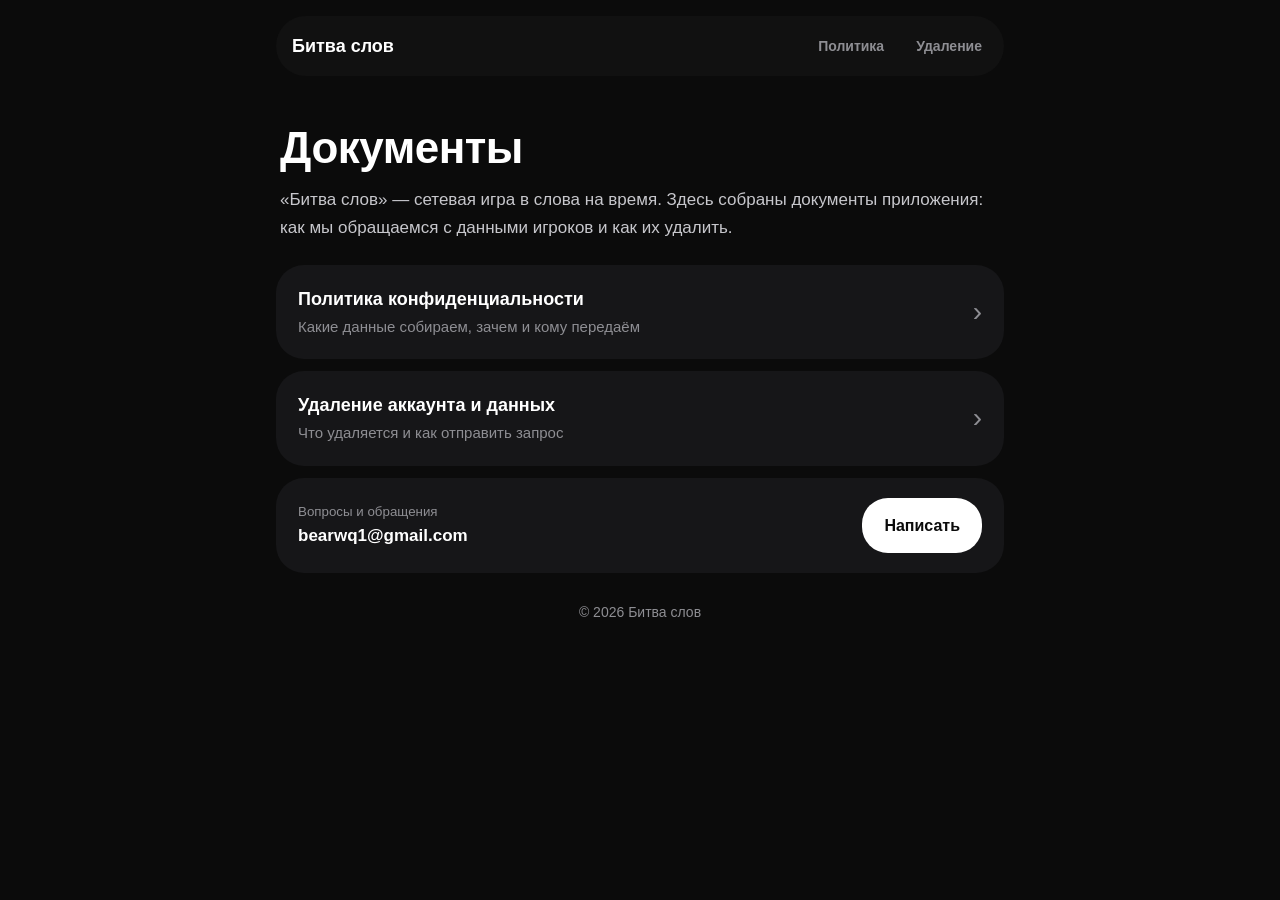
<file: index.html>
<!DOCTYPE html>
<html lang="ru">
<head>
  <meta charset="UTF-8" />
  <meta name="viewport" content="width=device-width, initial-scale=1.0" />
  <title>Битва слов</title>
  <meta http-equiv="refresh" content="0; url=./bitva-slov/" />
  <link rel="canonical" href="./bitva-slov/" />
</head>
<body style="background:#0b0b0b;color:#fff;font-family:sans-serif">
  <a href="./bitva-slov/" style="color:#fff">Битва слов — документы</a>
</body>
</html>
</file>
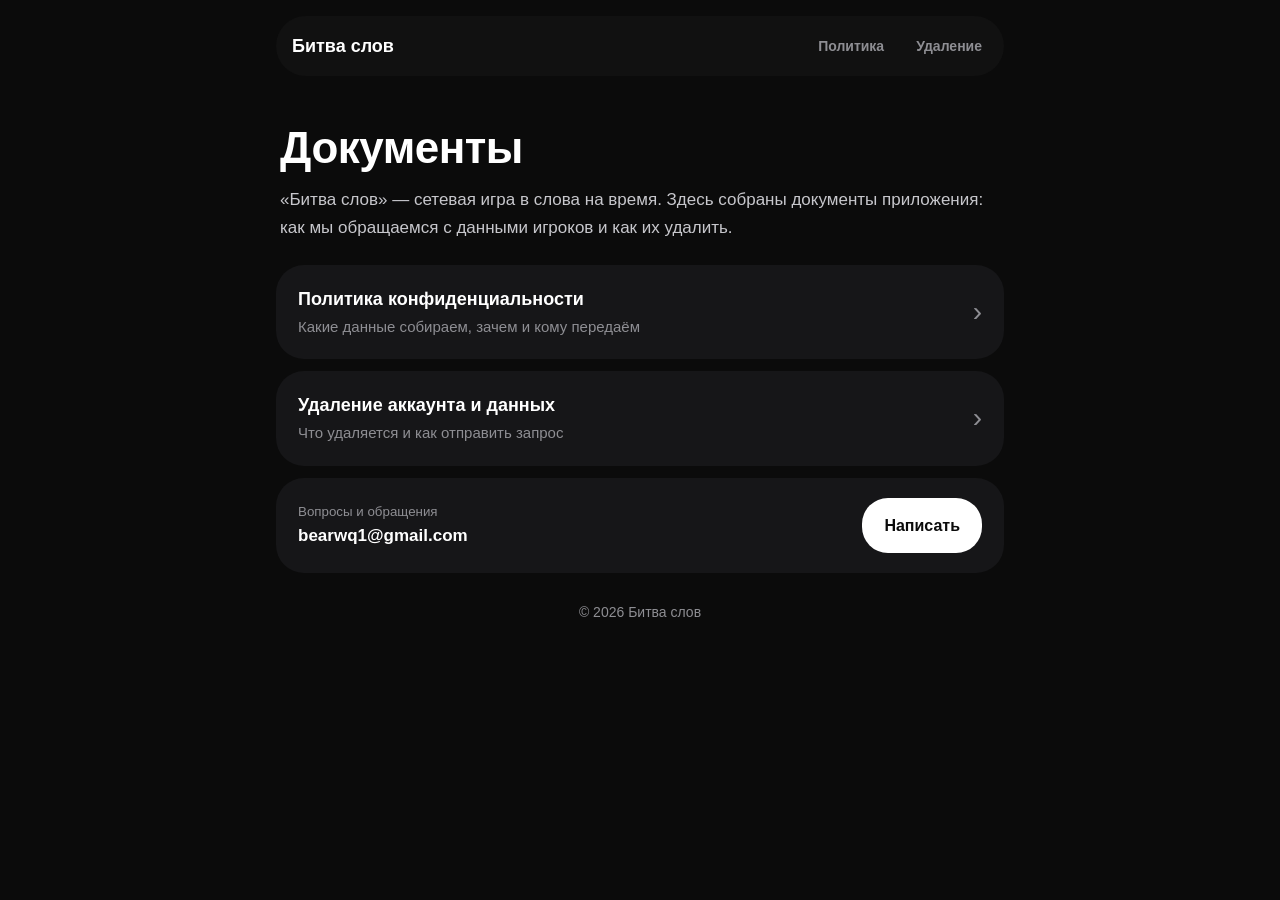
<file: bitva-slov/index.html>
<!DOCTYPE html>
<html lang="ru">
<head>
  <meta charset="UTF-8" />
  <meta name="viewport" content="width=device-width, initial-scale=1.0" />
  <title>Битва слов — документы</title>
  <meta name="description" content="Политика конфиденциальности, удаление данных и контакты разработчика игры «Битва слов»." />
  <meta name="theme-color" content="#0b0b0b" />
  <link rel="stylesheet" href="./assets/style.css" />
</head>
<body>
  <header class="top">
    <div class="wrap">
      <div class="bar">
        <a class="logo" href="./">Битва слов</a>
        <nav class="nav">
          <a href="privacy/">Политика</a>
          <a href="delete-account/">Удаление</a>
        </nav>
      </div>
    </div>
  </header>

  <main class="wrap">
    <div class="head">
      <h1>Документы</h1>
      <p class="lead">«Битва слов» — сетевая игра в слова на время. Здесь собраны документы приложения: как мы обращаемся с данными игроков и как их удалить.</p>
    </div>

    <div class="links">
      <a class="link" href="privacy/">
        <div>
          <b>Политика конфиденциальности</b>
          <span>Какие данные собираем, зачем и кому передаём</span>
        </div>
      </a>
      <a class="link" href="delete-account/">
        <div>
          <b>Удаление аккаунта и данных</b>
          <span>Что удаляется и как отправить запрос</span>
        </div>
      </a>
    </div>

    <div class="contact">
      <div>
        <small>Вопросы и обращения</small>
        <b>bearwq1@gmail.com</b>
      </div>
      <a class="btn" href="mailto:bearwq1@gmail.com">Написать</a>
    </div>
  </main>

  <footer class="foot">
    <div class="wrap">© 2026 Битва слов</div>
  </footer>
</body>
</html>
</file>
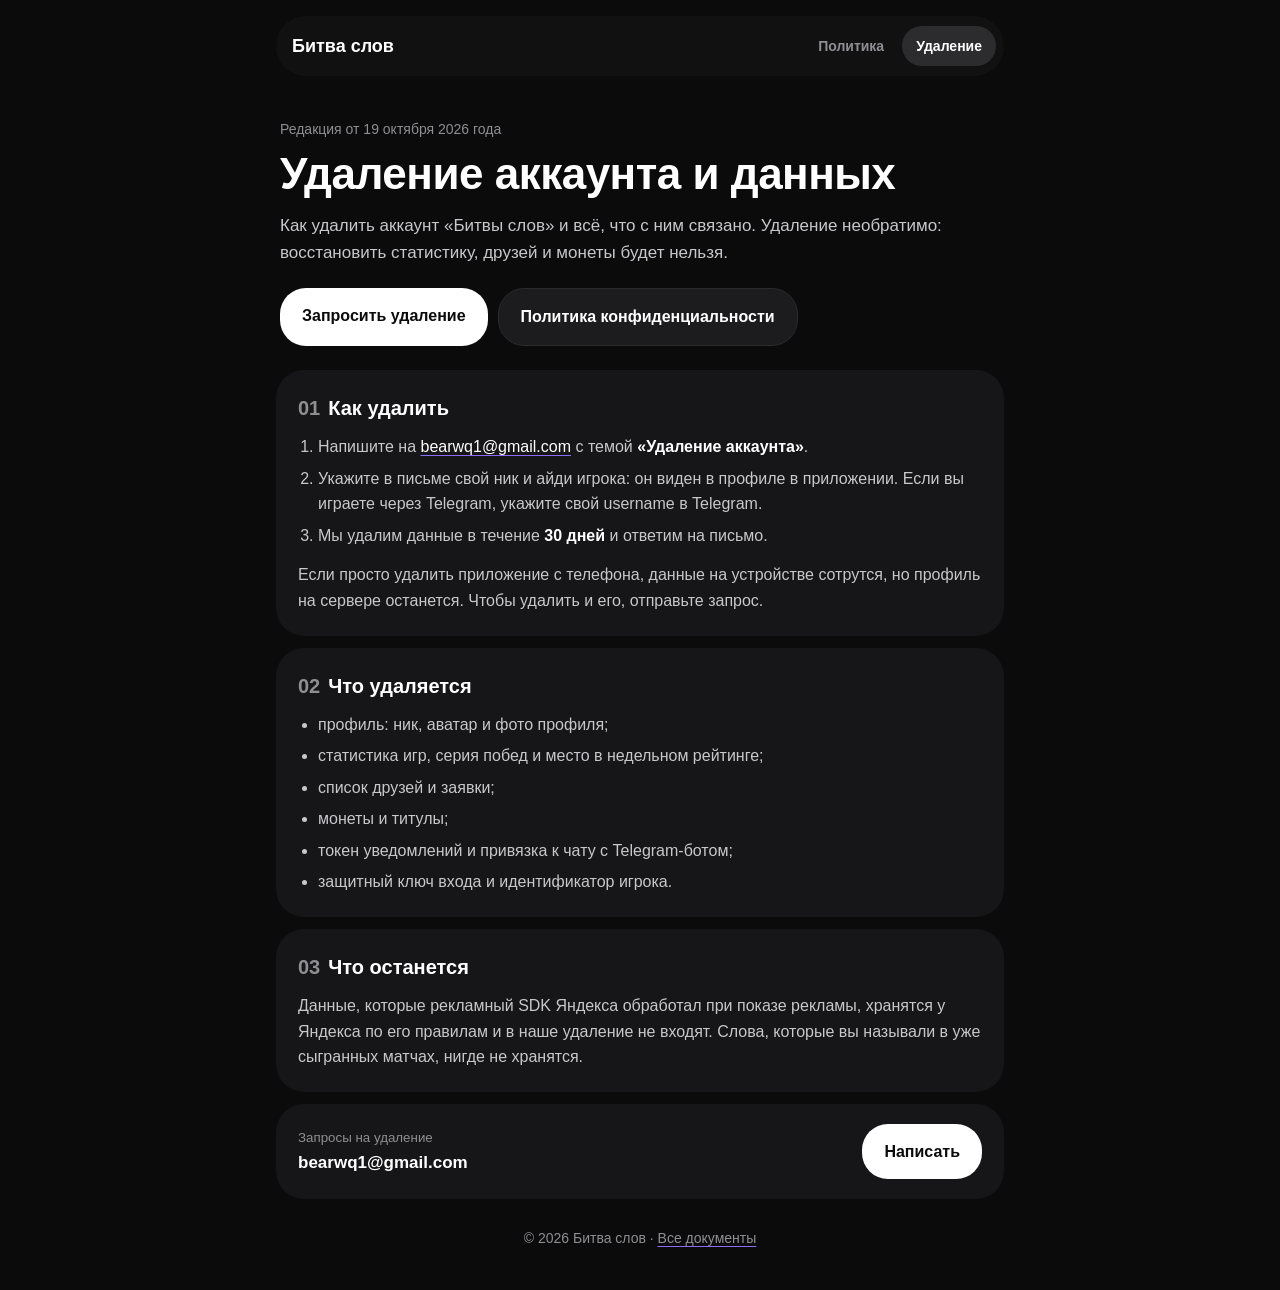
<file: bitva-slov/delete-account/index.html>
<!DOCTYPE html>
<html lang="ru">
<head>
  <meta charset="UTF-8" />
  <meta name="viewport" content="width=device-width, initial-scale=1.0" />
  <title>Удаление данных — Битва слов</title>
  <meta name="description" content="Как удалить аккаунт и связанные с ним данные приложения «Битва слов»." />
  <meta name="theme-color" content="#0b0b0b" />
  <link rel="stylesheet" href="../assets/style.css" />
</head>
<body>
  <header class="top">
    <div class="wrap">
      <div class="bar">
        <a class="logo" href="../">Битва слов</a>
        <nav class="nav">
          <a href="../privacy/">Политика</a>
          <a href="./" class="on">Удаление</a>
        </nav>
      </div>
    </div>
  </header>

  <main class="wrap">
    <div class="head">
      <span class="date">Редакция от 19 октября 2026 года</span>
      <h1>Удаление аккаунта и данных</h1>
      <p class="lead">Как удалить аккаунт «Битвы слов» и всё, что с ним связано. Удаление необратимо: восстановить статистику, друзей и монеты будет нельзя.</p>
      <div class="btns">
        <a class="btn" href="mailto:bearwq1@gmail.com?subject=%D0%A3%D0%B4%D0%B0%D0%BB%D0%B5%D0%BD%D0%B8%D0%B5%20%D0%B0%D0%BA%D0%BA%D0%B0%D1%83%D0%BD%D1%82%D0%B0">Запросить удаление</a>
        <a class="btn dark" href="../privacy/">Политика конфиденциальности</a>
      </div>
    </div>

    <div class="card">
      <h2><b>01</b>Как удалить</h2>
      <ol>
        <li>Напишите на <a href="mailto:bearwq1@gmail.com?subject=%D0%A3%D0%B4%D0%B0%D0%BB%D0%B5%D0%BD%D0%B8%D0%B5%20%D0%B0%D0%BA%D0%BA%D0%B0%D1%83%D0%BD%D1%82%D0%B0">bearwq1@gmail.com</a> с темой <strong>«Удаление аккаунта»</strong>.</li>
        <li>Укажите в письме свой ник и айди игрока: он виден в профиле в приложении. Если вы играете через Telegram, укажите свой username в Telegram.</li>
        <li>Мы удалим данные в течение <strong>30 дней</strong> и ответим на письмо.</li>
      </ol>
      <p>Если просто удалить приложение с телефона, данные на устройстве сотрутся, но профиль на сервере останется. Чтобы удалить и его, отправьте запрос.</p>
    </div>

    <div class="card">
      <h2><b>02</b>Что удаляется</h2>
      <ul>
        <li>профиль: ник, аватар и фото профиля;</li>
        <li>статистика игр, серия побед и место в недельном рейтинге;</li>
        <li>список друзей и заявки;</li>
        <li>монеты и титулы;</li>
        <li>токен уведомлений и привязка к чату с Telegram-ботом;</li>
        <li>защитный ключ входа и идентификатор игрока.</li>
      </ul>
    </div>

    <div class="card">
      <h2><b>03</b>Что останется</h2>
      <p>Данные, которые рекламный SDK Яндекса обработал при показе рекламы, хранятся у Яндекса по его правилам и в наше удаление не входят. Слова, которые вы называли в уже сыгранных матчах, нигде не хранятся.</p>
    </div>

    <div class="contact">
      <div>
        <small>Запросы на удаление</small>
        <b>bearwq1@gmail.com</b>
      </div>
      <a class="btn" href="mailto:bearwq1@gmail.com?subject=%D0%A3%D0%B4%D0%B0%D0%BB%D0%B5%D0%BD%D0%B8%D0%B5%20%D0%B0%D0%BA%D0%BA%D0%B0%D1%83%D0%BD%D1%82%D0%B0">Написать</a>
    </div>
  </main>

  <footer class="foot">
    <div class="wrap">© 2026 Битва слов · <a href="../">Все документы</a></div>
  </footer>
</body>
</html>
</file>
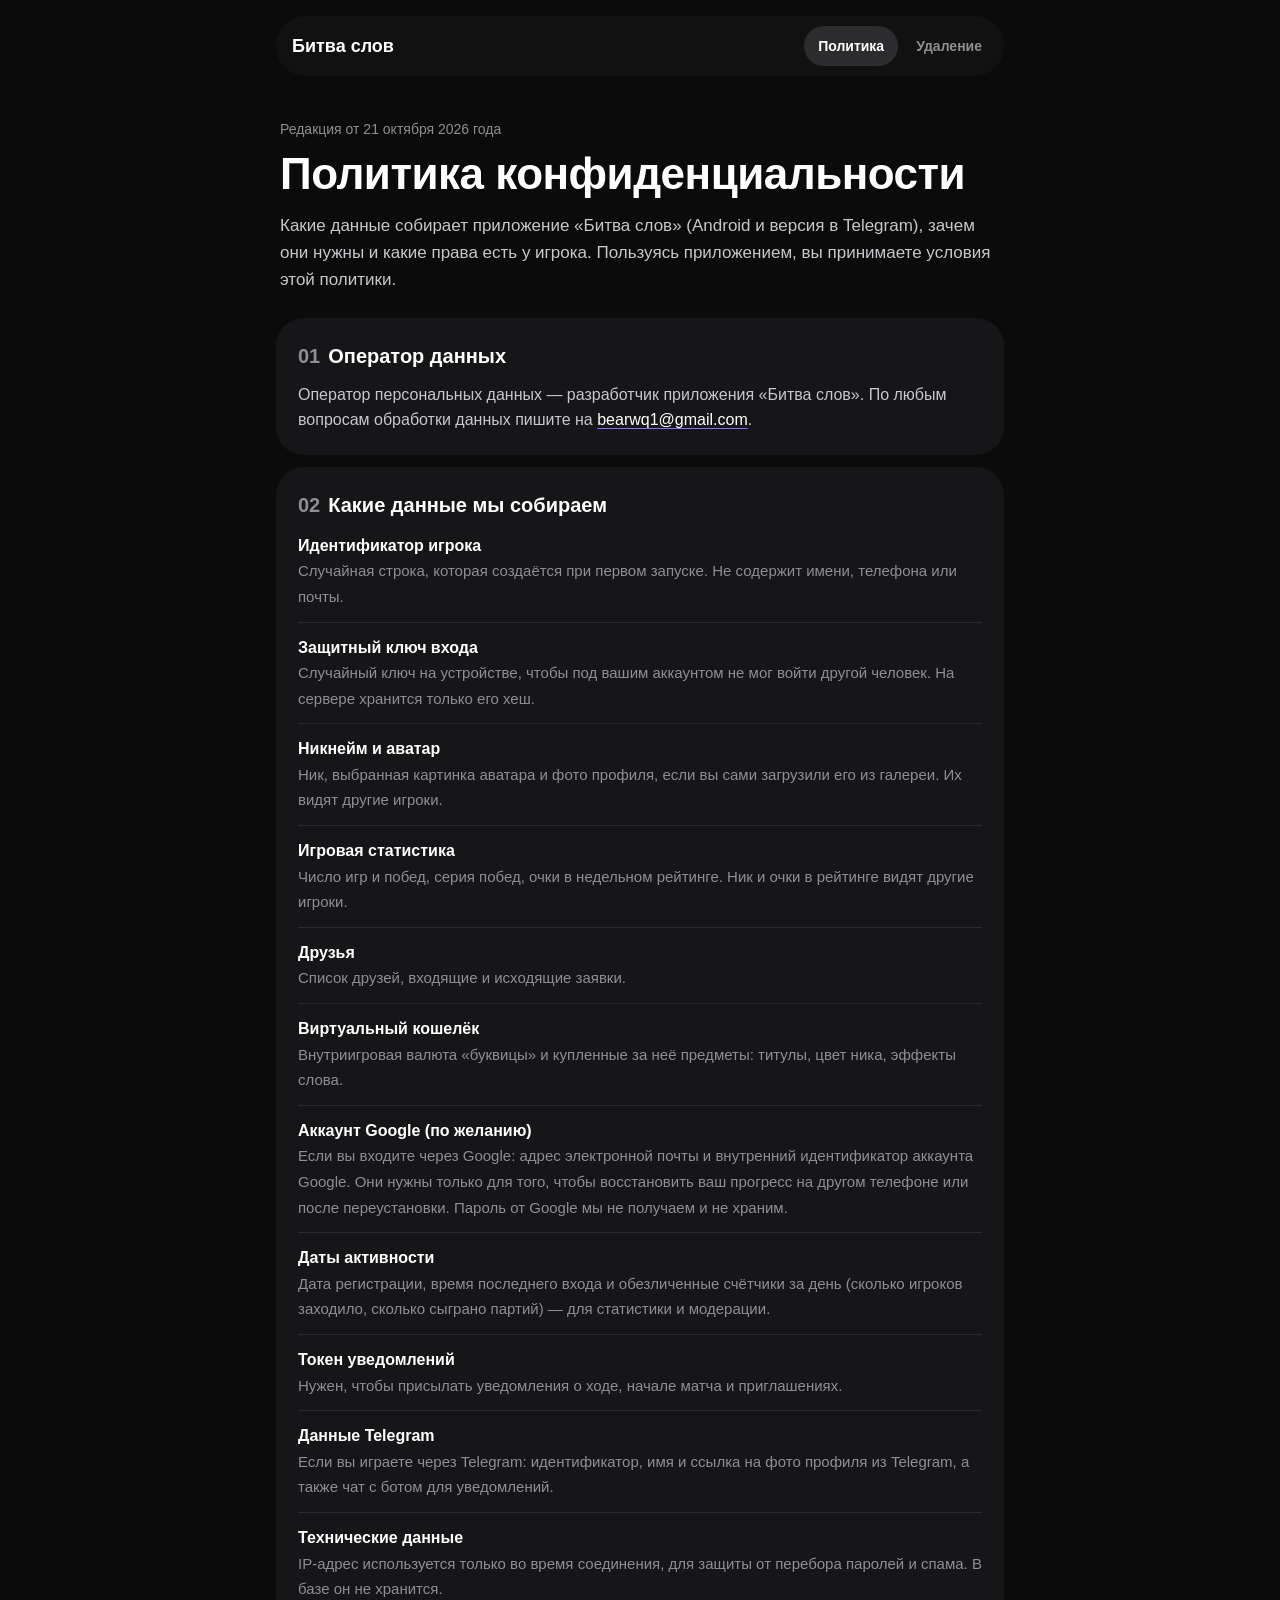
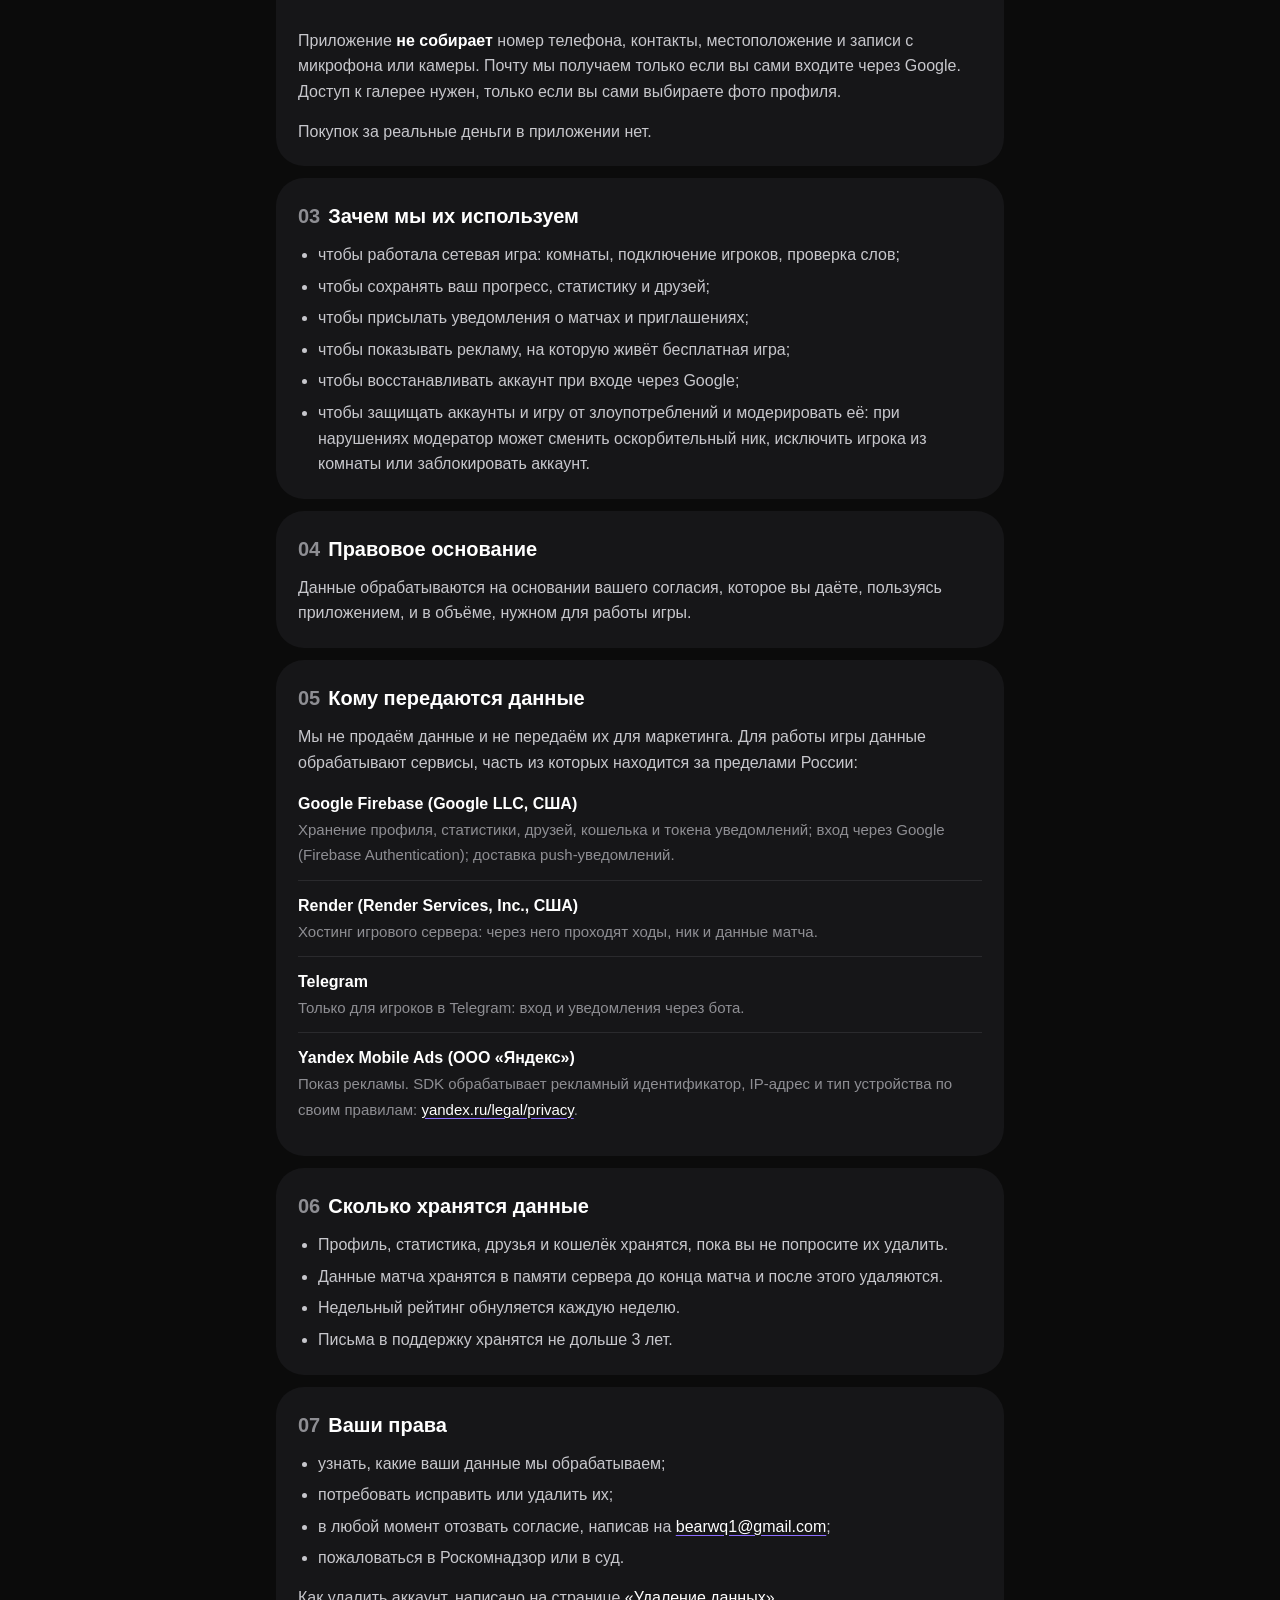
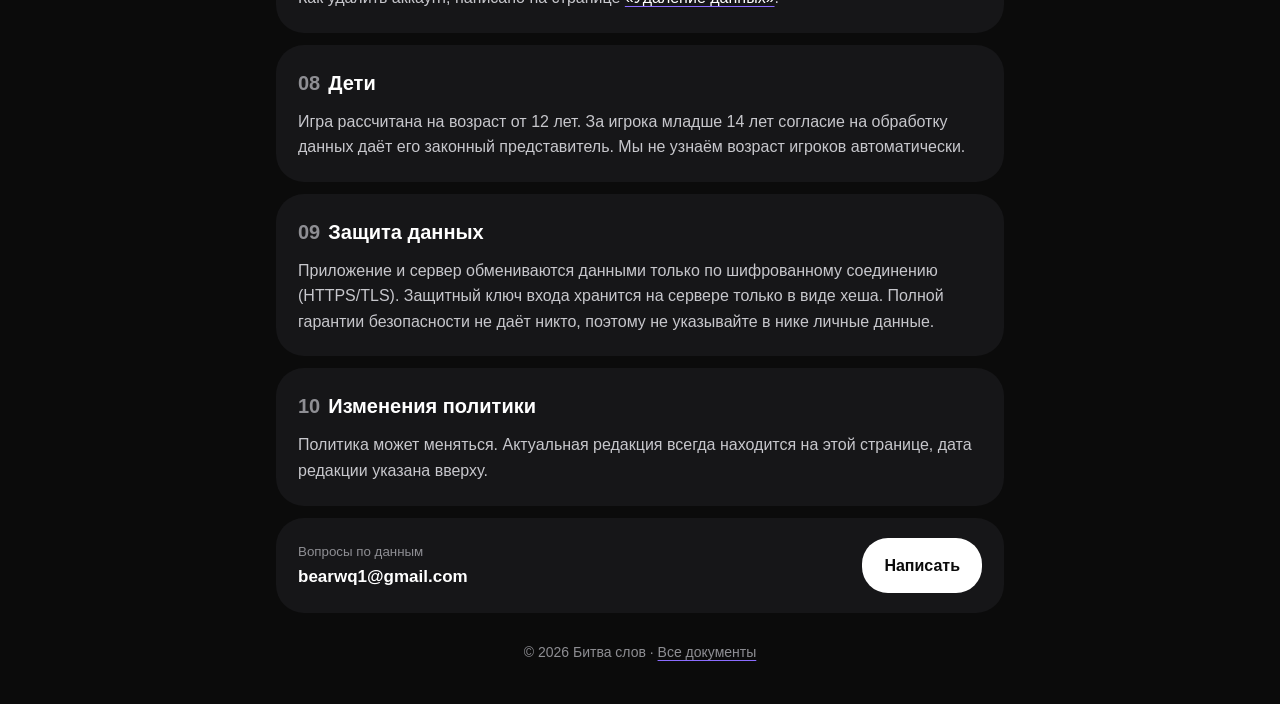
<file: bitva-slov/privacy/index.html>
<!DOCTYPE html>
<html lang="ru">
<head>
  <meta charset="UTF-8" />
  <meta name="viewport" content="width=device-width, initial-scale=1.0" />
  <title>Политика конфиденциальности — Битва слов</title>
  <meta name="description" content="Политика обработки персональных данных приложения «Битва слов»: какие данные собираются, зачем и как их удалить." />
  <meta name="theme-color" content="#0b0b0b" />
  <link rel="stylesheet" href="../assets/style.css" />
</head>
<body>
  <header class="top">
    <div class="wrap">
      <div class="bar">
        <a class="logo" href="../">Битва слов</a>
        <nav class="nav">
          <a href="./" class="on">Политика</a>
          <a href="../delete-account/">Удаление</a>
        </nav>
      </div>
    </div>
  </header>

  <main class="wrap">
    <div class="head">
      <span class="date">Редакция от 21 октября 2026 года</span>
      <h1>Политика конфиденциальности</h1>
      <p class="lead">Какие данные собирает приложение «Битва слов» (Android и версия в Telegram), зачем они нужны и какие права есть у игрока. Пользуясь приложением, вы принимаете условия этой политики.</p>
    </div>

    <div class="card">
      <h2><b>01</b>Оператор данных</h2>
      <p>Оператор персональных данных — разработчик приложения «Битва слов». По любым вопросам обработки данных пишите на <a href="mailto:bearwq1@gmail.com">bearwq1@gmail.com</a>.</p>
    </div>

    <div class="card">
      <h2><b>02</b>Какие данные мы собираем</h2>
      <div class="rows">
        <div class="row"><b>Идентификатор игрока</b><span>Случайная строка, которая создаётся при первом запуске. Не содержит имени, телефона или почты.</span></div>
        <div class="row"><b>Защитный ключ входа</b><span>Случайный ключ на устройстве, чтобы под вашим аккаунтом не мог войти другой человек. На сервере хранится только его хеш.</span></div>
        <div class="row"><b>Никнейм и аватар</b><span>Ник, выбранная картинка аватара и фото профиля, если вы сами загрузили его из галереи. Их видят другие игроки.</span></div>
        <div class="row"><b>Игровая статистика</b><span>Число игр и побед, серия побед, очки в недельном рейтинге. Ник и очки в рейтинге видят другие игроки.</span></div>
        <div class="row"><b>Друзья</b><span>Список друзей, входящие и исходящие заявки.</span></div>
        <div class="row"><b>Виртуальный кошелёк</b><span>Внутриигровая валюта «буквицы» и купленные за неё предметы: титулы, цвет ника, эффекты слова.</span></div>
        <div class="row"><b>Аккаунт Google (по желанию)</b><span>Если вы входите через Google: адрес электронной почты и внутренний идентификатор аккаунта Google. Они нужны только для того, чтобы восстановить ваш прогресс на другом телефоне или после переустановки. Пароль от Google мы не получаем и не храним.</span></div>
        <div class="row"><b>Даты активности</b><span>Дата регистрации, время последнего входа и обезличенные счётчики за день (сколько игроков заходило, сколько сыграно партий) — для статистики и модерации.</span></div>
        <div class="row"><b>Токен уведомлений</b><span>Нужен, чтобы присылать уведомления о ходе, начале матча и приглашениях.</span></div>
        <div class="row"><b>Данные Telegram</b><span>Если вы играете через Telegram: идентификатор, имя и ссылка на фото профиля из Telegram, а также чат с ботом для уведомлений.</span></div>
        <div class="row"><b>Технические данные</b><span>IP-адрес используется только во время соединения, для защиты от перебора паролей и спама. В базе он не хранится.</span></div>
      </div>
      <p>Приложение <strong>не собирает</strong> номер телефона, контакты, местоположение и записи с микрофона или камеры. Почту мы получаем только если вы сами входите через Google. Доступ к галерее нужен, только если вы сами выбираете фото профиля.</p>
      <p>Покупок за реальные деньги в приложении нет.</p>
    </div>

    <div class="card">
      <h2><b>03</b>Зачем мы их используем</h2>
      <ul>
        <li>чтобы работала сетевая игра: комнаты, подключение игроков, проверка слов;</li>
        <li>чтобы сохранять ваш прогресс, статистику и друзей;</li>
        <li>чтобы присылать уведомления о матчах и приглашениях;</li>
        <li>чтобы показывать рекламу, на которую живёт бесплатная игра;</li>
        <li>чтобы восстанавливать аккаунт при входе через Google;</li>
        <li>чтобы защищать аккаунты и игру от злоупотреблений и модерировать её: при нарушениях модератор может сменить оскорбительный ник, исключить игрока из комнаты или заблокировать аккаунт.</li>
      </ul>
    </div>

    <div class="card">
      <h2><b>04</b>Правовое основание</h2>
      <p>Данные обрабатываются на основании вашего согласия, которое вы даёте, пользуясь приложением, и в объёме, нужном для работы игры.</p>
    </div>

    <div class="card">
      <h2><b>05</b>Кому передаются данные</h2>
      <p>Мы не продаём данные и не передаём их для маркетинга. Для работы игры данные обрабатывают сервисы, часть из которых находится за пределами России:</p>
      <div class="rows">
        <div class="row"><b>Google Firebase (Google LLC, США)</b><span>Хранение профиля, статистики, друзей, кошелька и токена уведомлений; вход через Google (Firebase Authentication); доставка push-уведомлений.</span></div>
        <div class="row"><b>Render (Render Services, Inc., США)</b><span>Хостинг игрового сервера: через него проходят ходы, ник и данные матча.</span></div>
        <div class="row"><b>Telegram</b><span>Только для игроков в Telegram: вход и уведомления через бота.</span></div>
        <div class="row"><b>Yandex Mobile Ads (ООО «Яндекс»)</b><span>Показ рекламы. SDK обрабатывает рекламный идентификатор, IP-адрес и тип устройства по своим правилам: <a href="https://yandex.ru/legal/privacy" target="_blank" rel="noopener">yandex.ru/legal/privacy</a>.</span></div>
      </div>
    </div>

    <div class="card">
      <h2><b>06</b>Сколько хранятся данные</h2>
      <ul>
        <li>Профиль, статистика, друзья и кошелёк хранятся, пока вы не попросите их удалить.</li>
        <li>Данные матча хранятся в памяти сервера до конца матча и после этого удаляются.</li>
        <li>Недельный рейтинг обнуляется каждую неделю.</li>
        <li>Письма в поддержку хранятся не дольше 3 лет.</li>
      </ul>
    </div>

    <div class="card">
      <h2><b>07</b>Ваши права</h2>
      <ul>
        <li>узнать, какие ваши данные мы обрабатываем;</li>
        <li>потребовать исправить или удалить их;</li>
        <li>в любой момент отозвать согласие, написав на <a href="mailto:bearwq1@gmail.com">bearwq1@gmail.com</a>;</li>
        <li>пожаловаться в Роскомнадзор или в суд.</li>
      </ul>
      <p>Как удалить аккаунт, написано на странице <a href="../delete-account/">«Удаление данных»</a>.</p>
    </div>

    <div class="card">
      <h2><b>08</b>Дети</h2>
      <p>Игра рассчитана на возраст от 12 лет. За игрока младше 14 лет согласие на обработку данных даёт его законный представитель. Мы не узнаём возраст игроков автоматически.</p>
    </div>

    <div class="card">
      <h2><b>09</b>Защита данных</h2>
      <p>Приложение и сервер обмениваются данными только по шифрованному соединению (HTTPS/TLS). Защитный ключ входа хранится на сервере только в виде хеша. Полной гарантии безопасности не даёт никто, поэтому не указывайте в нике личные данные.</p>
    </div>

    <div class="card">
      <h2><b>10</b>Изменения политики</h2>
      <p>Политика может меняться. Актуальная редакция всегда находится на этой странице, дата редакции указана вверху.</p>
    </div>

    <div class="contact">
      <div>
        <small>Вопросы по данным</small>
        <b>bearwq1@gmail.com</b>
      </div>
      <a class="btn" href="mailto:bearwq1@gmail.com">Написать</a>
    </div>
  </main>

  <footer class="foot">
    <div class="wrap">© 2026 Битва слов · <a href="../">Все документы</a></div>
  </footer>
</body>
</html>
</file>
<file: bitva-slov/assets/style.css>
/* Документы «Битвы слов»: чёрный фон и тёмные карточки, как в приложении */
:root {
  --bg: #0b0b0b;
  --card: #161618;
  --card-2: #1c1c1e;
  --line: #2a2a2d;
  --text: #ffffff;
  --muted: #8e8e93;
  --soft: #c7c7cc;
  --accent: #8b6cff;
}

* { box-sizing: border-box; }

html { -webkit-text-size-adjust: 100%; }

body {
  margin: 0;
  background: var(--bg);
  color: var(--text);
  font: 16px/1.6 -apple-system, BlinkMacSystemFont, "Segoe UI", Roboto, "Helvetica Neue", Arial, sans-serif;
}

a { color: var(--text); text-decoration-color: var(--accent); text-underline-offset: 3px; }

.wrap { max-width: 760px; margin: 0 auto; padding: 0 16px; }

/* Шапка — плашка-пилюля, как верхние панели приложения */
.top { padding: 16px 0 0; }
.bar {
  display: flex; align-items: center; gap: 12px;
  background: #111111; border-radius: 30px; padding: 8px 8px 8px 16px; min-height: 60px;
}
.logo {
  display: flex; align-items: center; gap: 10px;
  font-weight: 800; font-size: 18px; text-decoration: none; white-space: nowrap;
}
.nav { margin-left: auto; display: flex; gap: 4px; overflow-x: auto; scrollbar-width: none; }
.nav::-webkit-scrollbar { display: none; }
.nav a {
  padding: 9px 14px; border-radius: 22px; text-decoration: none;
  color: var(--muted); font-size: 14px; font-weight: 600; white-space: nowrap;
}
.nav a.on { background: #2c2c2e; color: var(--text); }

/* Заголовок страницы */
.head { padding: 40px 4px 24px; }
.date { color: var(--muted); font-size: 14px; }
h1 { font-size: clamp(30px, 7vw, 44px); line-height: 1.1; margin: 8px 0 14px; font-weight: 900; letter-spacing: -0.5px; }
.lead { color: var(--soft); font-size: 17px; margin: 0; }

/* Блоки текста — тёмные карточки со скруглением */
.card { background: var(--card); border-radius: 28px; padding: 22px 22px 8px; margin-bottom: 12px; }
h2 { font-size: 20px; margin: 0 0 10px; font-weight: 800; }
h2 b { color: var(--muted); font-weight: 700; margin-right: 8px; }
p, li { color: var(--soft); }
p { margin: 0 0 14px; }
ul, ol { margin: 0 0 14px; padding-left: 20px; }
li { margin-bottom: 6px; }
strong { color: var(--text); }

/* Список «что собираем»: строки с разделителем, как настройки в приложении */
.rows { margin: 0 0 14px; }
.row { padding: 12px 0; border-top: 1px solid var(--line); }
.row:first-child { border-top: none; padding-top: 2px; }
.row b { display: block; color: var(--text); }
.row span { color: var(--muted); font-size: 15px; }

/* Карточки-ссылки на главной */
.links { display: grid; gap: 12px; }
.link {
  display: flex; align-items: center; gap: 14px;
  background: var(--card); border-radius: 28px; padding: 20px 22px; text-decoration: none;
}
.link div { flex: 1; min-width: 0; }
.link b { display: block; font-size: 18px; }
.link span { color: var(--muted); font-size: 15px; }
.link::after { content: "›"; color: var(--muted); font-size: 28px; line-height: 1; }

/* Кнопки — белая главная и тёмная второстепенная */
.btn {
  display: inline-block; padding: 15px 22px; border-radius: 26px; text-decoration: none;
  background: #ffffff; color: #0b0b0b; font-weight: 800; text-align: center;
}
.btn.dark { background: var(--card-2); color: var(--text); border: 1px solid var(--line); }
.btns { display: flex; flex-wrap: wrap; gap: 10px; margin-top: 22px; }

.contact {
  display: flex; flex-wrap: wrap; align-items: center; justify-content: space-between; gap: 14px;
  background: var(--card); border-radius: 28px; padding: 20px 22px; margin: 12px 0 0;
}
.contact small { display: block; color: var(--muted); }
.contact b { font-size: 17px; word-break: break-all; }

.foot { color: var(--muted); font-size: 14px; padding: 28px 0 40px; text-align: center; }
.foot a { color: var(--muted); }

@media (max-width: 520px) {
  .card, .link, .contact { border-radius: 24px; padding-left: 18px; padding-right: 18px; }
  .btn { width: 100%; }
}
</file>
